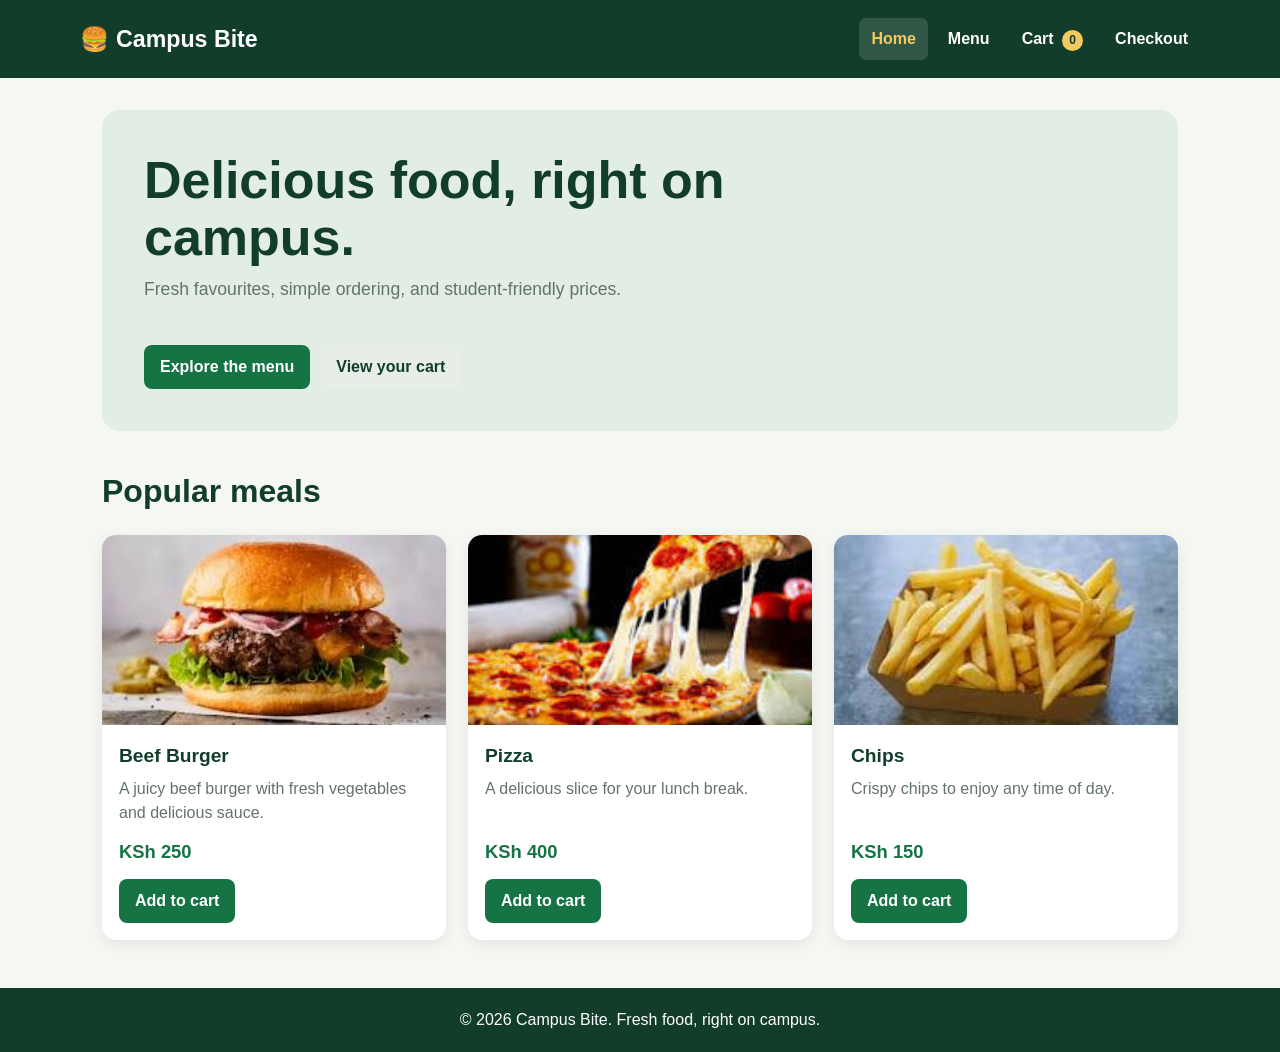
<file: index.html>
<!DOCTYPE html>
<html lang="en">
<head>
    <meta charset="UTF-8">
    <meta name="viewport" content="width=device-width, initial-scale=1.0">
    <meta name="theme-color" content="#123d2a">
    <title>Campus Bite | Fresh food on campus</title>
    <style>
        :root {
            color-scheme: light;
            --green: #123d2a;
            --green-light: #167344;
            --green-dark: #0d4d2d;
            --cream: #f4f7f2;
            --ink: #26332b;
            --muted: #64736a;
            --card: #fff;
            --border: #dce5dc;
            --gold: #f4c95d;
            font-family: Arial, Helvetica, sans-serif;
        }

        * { box-sizing: border-box; }
        [hidden] { display: none !important; }

        body {
            margin: 0;
            background: var(--cream);
            color: var(--ink);
            line-height: 1.5;
        }

        button, input { font: inherit; }
        button, a { -webkit-tap-highlight-color: transparent; }

        .site-header {
            padding: 18px 24px;
            background: var(--green);
            color: white;
        }

        .header-inner {
            width: min(1120px, 100%);
            margin: auto;
            display: flex;
            align-items: center;
            justify-content: space-between;
            gap: 20px;
        }

        .brand {
            color: white;
            text-decoration: none;
            font-size: 1.45rem;
            font-weight: 800;
            white-space: nowrap;
        }

        .brand-mark { margin-right: 7px; }

        nav {
            display: flex;
            align-items: center;
            flex-wrap: wrap;
            gap: 8px;
        }

        nav a {
            padding: 9px 12px;
            border-radius: 7px;
            color: white;
            font-weight: 700;
            text-decoration: none;
        }

        nav a:hover, nav a[aria-current="page"] {
            background: rgba(255, 255, 255, .13);
            color: var(--gold);
        }

        .cart-count {
            display: inline-grid;
            min-width: 21px;
            height: 21px;
            margin-left: 4px;
            padding: 0 5px;
            place-items: center;
            border-radius: 50px;
            background: var(--gold);
            color: var(--green);
            font-size: .75rem;
        }

        main {
            width: min(1120px, 100%);
            min-height: calc(100vh - 170px);
            margin: auto;
            padding: 32px 22px 48px;
        }

        .page[hidden] { display: none; }

        .hero {
            display: grid;
            min-height: 260px;
            margin-bottom: 36px;
            padding: 42px;
            align-content: center;
            border-radius: 18px;
            background: #e2eee5;
        }

        .hero h1 {
            max-width: 650px;
            margin: 0 0 10px;
            color: var(--green);
            font-size: clamp(2rem, 5vw, 3.25rem);
            line-height: 1.1;
        }

        .hero p {
            max-width: 560px;
            margin: 0 0 22px;
            color: var(--muted);
            font-size: 1.1rem;
        }

        .section-heading {
            margin: 0 0 20px;
            color: var(--green);
            font-size: clamp(1.5rem, 3vw, 2rem);
        }

        .section-intro {
            margin: -10px 0 22px;
            color: var(--muted);
        }

        .sr-only {
            position: absolute;
            width: 1px;
            height: 1px;
            overflow: hidden;
            clip: rect(0, 0, 0, 0);
            white-space: nowrap;
            clip-path: inset(50%);
        }

        .toolbar {
            display: flex;
            align-items: center;
            justify-content: space-between;
            flex-wrap: wrap;
            gap: 15px;
            margin-bottom: 22px;
        }

        .search {
            width: min(360px, 100%);
            padding: 11px 13px;
            border: 1px solid var(--border);
            border-radius: 8px;
            background: white;
        }

        .categories {
            display: flex;
            flex-wrap: wrap;
            gap: 8px;
        }

        .category-button {
            padding: 9px 13px;
            border: 1px solid var(--border);
            border-radius: 50px;
            background: white;
            color: var(--ink);
            cursor: pointer;
        }

        .category-button[aria-pressed="true"] {
            border-color: var(--green);
            background: var(--green);
            color: white;
        }

        .food-grid {
            display: grid;
            grid-template-columns: repeat(auto-fit, minmax(230px, 1fr));
            gap: 22px;
        }

        .food-card {
            overflow: hidden;
            border-radius: 14px;
            background: var(--card);
            box-shadow: 0 4px 14px rgba(0, 0, 0, .08);
        }

        .food-card img {
            display: block;
            width: 100%;
            height: 190px;
            object-fit: cover;
        }

        .food-card-content { padding: 17px; }

        .food-card h3 {
            margin: 0 0 6px;
            color: var(--green);
            font-size: 1.2rem;
        }

        .food-card p {
            min-height: 48px;
            margin: 0 0 13px;
            color: var(--muted);
        }

        .food-card .price {
            min-height: auto;
            margin: 0 0 14px;
            color: var(--green-light);
            font-size: 1.15rem;
            font-weight: 800;
        }

        .button {
            display: inline-flex;
            min-height: 42px;
            align-items: center;
            justify-content: center;
            padding: 10px 16px;
            border: 0;
            border-radius: 8px;
            background: var(--green-light);
            color: white;
            font-weight: 700;
            text-decoration: none;
            cursor: pointer;
        }

        .button:hover { background: var(--green-dark); }
        .button.secondary { background: #e7eee8; color: var(--green); }
        .button.secondary:hover { background: #d8e4da; }
        .button.danger { background: #a63c32; }
        .button.danger:hover { background: #872d26; }

        .button-row {
            display: flex;
            flex-wrap: wrap;
            gap: 10px;
            margin-top: 20px;
        }

        .empty-state, .notice {
            padding: 18px;
            border: 1px solid var(--border);
            border-radius: 10px;
            background: white;
            color: var(--muted);
        }

        .notice {
            margin: 0 0 20px;
            border-color: #c7dfcc;
            background: #eef7ef;
            color: var(--green);
        }

        .notice.error {
            border-color: #e6b9b5;
            background: #fff0ef;
            color: #872d26;
        }

        .cart-list {
            display: grid;
            gap: 12px;
            max-width: 760px;
            padding: 0;
            list-style: none;
        }

        .cart-item {
            display: flex;
            align-items: center;
            justify-content: space-between;
            gap: 16px;
            padding: 15px;
            border: 1px solid var(--border);
            border-radius: 10px;
            background: white;
        }

        .cart-item-name { font-weight: 700; }
        .cart-item-price { color: var(--green-light); font-weight: 700; }
        .cart-item-actions { display: flex; align-items: center; gap: 14px; }
        .cart-item .button { min-height: 36px; padding: 7px 11px; }

        .total {
            margin: 20px 0 0;
            color: var(--green);
            font-size: 1.35rem;
        }

        .checkout-form {
            display: grid;
            gap: 16px;
            max-width: 560px;
            padding: 22px;
            border: 1px solid var(--border);
            border-radius: 14px;
            background: white;
        }

        .form-field { display: grid; gap: 6px; }

        .form-field label { font-weight: 700; }

        .form-field input {
            width: 100%;
            padding: 11px 12px;
            border: 1px solid #b9c6bc;
            border-radius: 7px;
        }

        input:focus, button:focus-visible, a:focus-visible {
            outline: 3px solid #e8b82f;
            outline-offset: 2px;
        }

        .form-help { margin: 0; color: var(--muted); font-size: .92rem; }

        footer {
            padding: 20px;
            background: var(--green);
            color: white;
            text-align: center;
        }

        footer p { margin: 0; }

        @media (max-width: 680px) {
            .site-header { padding: 16px; }
            .header-inner { align-items: flex-start; flex-direction: column; gap: 10px; }
            nav { gap: 2px; }
            nav a { padding: 8px 9px; }
            main { padding: 24px 16px 36px; }
            .hero { min-height: 230px; padding: 26px 22px; }
            .toolbar { align-items: stretch; }
            .search { width: 100%; }
            .cart-item { align-items: flex-start; flex-direction: column; }
            .cart-item-actions { width: 100%; justify-content: space-between; }
        }
    </style>
</head>
<body>
    <header class="site-header">
        <div class="header-inner">
            <a class="brand" href="#home" aria-label="Campus Bite home"><span class="brand-mark">🍔</span>Campus Bite</a>
            <nav aria-label="Main navigation">
                <a href="#home" data-nav="home">Home</a>
                <a href="#menu" data-nav="menu">Menu</a>
                <a href="#cart" data-nav="cart">Cart <span class="cart-count" id="cartCount">0</span></a>
                <a href="#checkout" data-nav="checkout">Checkout</a>
            </nav>
        </div>
    </header>

    <main>
        <div class="notice" id="statusMessage" role="status" aria-live="polite" hidden></div>

        <section class="page" data-page="home">
            <div class="hero">
                <h1>Delicious food, right on campus.</h1>
                <p>Fresh favourites, simple ordering, and student-friendly prices.</p>
                <div class="button-row">
                    <a class="button" href="#menu">Explore the menu</a>
                    <a class="button secondary" href="#cart">View your cart</a>
                </div>
            </div>
            <h2 class="section-heading">Popular meals</h2>
            <div class="food-grid" id="popularGrid"></div>
        </section>

        <section class="page" data-page="menu" hidden>
            <h1 class="section-heading">Our food menu</h1>
            <p class="section-intro">Find a favourite and add it to your cart.</p>
            <div class="toolbar">
                <label class="sr-only" for="searchInput">Search the menu</label>
                <input class="search" type="search" id="searchInput" placeholder="Search food..." autocomplete="off">
                <div class="categories" aria-label="Food categories">
                    <button class="category-button" type="button" data-category="all" aria-pressed="true">All food</button>
                    <button class="category-button" type="button" data-category="burger" aria-pressed="false">Burgers</button>
                    <button class="category-button" type="button" data-category="pizza" aria-pressed="false">Pizza</button>
                    <button class="category-button" type="button" data-category="snack" aria-pressed="false">Snacks</button>
                </div>
            </div>
            <div class="food-grid" id="productGrid"></div>
            <p class="empty-state" id="noProducts" hidden>No meals match your search.</p>
        </section>

        <section class="page" data-page="cart" hidden>
            <h1 class="section-heading">Your cart</h1>
            <p class="section-intro">Review your order before checkout.</p>
            <ul class="cart-list" id="cartItems"></ul>
            <p class="empty-state" id="emptyCart" hidden>Your cart is empty. Browse the menu to add a meal.</p>
            <h2 class="total" id="cartTotal">Total: KSh 0</h2>
            <div class="button-row">
                <a class="button" href="#checkout" id="checkoutLink">Proceed to checkout</a>
                <a class="button secondary" href="#menu">Continue shopping</a>
                <button class="button danger" type="button" id="clearCartButton">Clear cart</button>
            </div>
        </section>

        <section class="page" data-page="checkout" hidden>
            <h1 class="section-heading">Checkout</h1>
            <p class="section-intro">Enter your details to confirm your order.</p>
            <form class="checkout-form" id="checkoutForm">
                <div class="form-field">
                    <label for="customerName">Customer name</label>
                    <input id="customerName" name="customerName" type="text" autocomplete="name" required>
                </div>
                <div class="form-field">
                    <label for="phone">Phone number</label>
                    <input id="phone" name="phone" type="tel" autocomplete="tel" minlength="7" maxlength="20" required>
                </div>
                <div class="form-field">
                    <label for="location">Delivery location</label>
                    <input id="location" name="location" type="text" autocomplete="street-address" required>
                </div>
                <h2 class="total" id="orderTotal">Total: KSh 0</h2>
                <p class="form-help">This demo records the order on this page; it does not process payments.</p>
                <div class="button-row">
                    <button class="button" type="submit">Confirm order</button>
                    <a class="button secondary" href="#cart">Back to cart</a>
                </div>
            </form>
        </section>
    </main>

    <footer><p>&copy; 2026 Campus Bite. Fresh food, right on campus.</p></footer>

    <script>
        const products = [
            {
                id: "burger",
                name: "Beef Burger",
                description: "A juicy beef burger with fresh vegetables and delicious sauce.",
                price: 250,
                category: "burger",
                image: "[data-uri]",
                alt: "Beef burger with fresh toppings"
            },
            {
                id: "pizza",
                name: "Pizza",
                description: "A delicious slice for your lunch break.",
                price: 400,
                category: "pizza",
                image: "[data-uri]",
                alt: "Freshly baked pizza"
            },
            {
                id: "chips",
                name: "Chips",
                description: "Crispy chips to enjoy any time of day.",
                price: 150,
                category: "snack",
                image: "[data-uri]",
                alt: "Crispy golden chips"
            }
        ];

        const currency = new Intl.NumberFormat("en-KE");
        const productGrid = document.getElementById("productGrid");
        const popularGrid = document.getElementById("popularGrid");
        const cartItems = document.getElementById("cartItems");
        const statusMessage = document.getElementById("statusMessage");
        let activeCategory = "all";
        let cart = loadCart();

        function priceText(amount) {
            return "KSh " + currency.format(amount);
        }

        function showMessage(message, isError) {
            statusMessage.textContent = message;
            statusMessage.classList.toggle("error", Boolean(isError));
            statusMessage.hidden = !message;
        }

        function loadCart() {
            try {
                const savedCart = localStorage.getItem("cart");
                if (!savedCart) return [];
                const parsedCart = JSON.parse(savedCart);
                if (!Array.isArray(parsedCart)) throw new Error("Saved cart data is invalid.");
                return parsedCart.filter(item =>
                    item && typeof item.name === "string" &&
                    Number.isFinite(item.price) && item.price >= 0
                );
            } catch (error) {
                console.error("Could not load the saved cart:", error);
                showMessage("Your saved cart could not be read. Clear your browser's site data to start a new cart.", true);
                return [];
            }
        }

        function saveCart(nextCart) {
            try {
                localStorage.setItem("cart", JSON.stringify(nextCart));
                cart = nextCart;
                return true;
            } catch (error) {
                console.error("Could not save the cart:", error);
                showMessage("Your browser could not save the cart. Enable site storage and try again.", true);
                return false;
            }
        }

        function productCard(product) {
            return `
                <article class="food-card">
                    <img src="${product.image}" alt="${product.alt}">
                    <div class="food-card-content">
                        <h3>${product.name}</h3>
                        <p>${product.description}</p>
                        <div class="price">${priceText(product.price)}</div>
                        <button class="button" type="button" data-add="${product.id}">Add to cart</button>
                    </div>
                </article>`;
        }

        function renderProducts() {
            popularGrid.innerHTML = products.map(productCard).join("");
            const searchTerm = document.getElementById("searchInput").value.trim().toLowerCase();
            const visibleProducts = products.filter(product =>
                (activeCategory === "all" || product.category === activeCategory) &&
                (product.name.toLowerCase().includes(searchTerm) ||
                    product.description.toLowerCase().includes(searchTerm))
            );
            productGrid.innerHTML = visibleProducts.map(productCard).join("");
            document.getElementById("noProducts").hidden = visibleProducts.length > 0;
        }

        function renderCart() {
            cartItems.replaceChildren();
            cart.forEach((item, index) => {
                const listItem = document.createElement("li");
                listItem.className = "cart-item";

                const name = document.createElement("span");
                name.className = "cart-item-name";
                name.textContent = item.name;

                const actions = document.createElement("div");
                actions.className = "cart-item-actions";

                const price = document.createElement("span");
                price.className = "cart-item-price";
                price.textContent = priceText(item.price);

                const removeButton = document.createElement("button");
                removeButton.className = "button danger";
                removeButton.type = "button";
                removeButton.dataset.remove = String(index);
                removeButton.setAttribute("aria-label", "Remove " + item.name);
                removeButton.textContent = "Remove";

                actions.append(price, removeButton);
                listItem.append(name, actions);
                cartItems.appendChild(listItem);
            });

            const total = cart.reduce((sum, item) => sum + item.price, 0);
            document.getElementById("cartTotal").textContent = "Total: " + priceText(total);
            document.getElementById("orderTotal").textContent = "Total: " + priceText(total);
            document.getElementById("emptyCart").hidden = cart.length > 0;
            document.getElementById("checkoutLink").hidden = cart.length === 0;
            document.getElementById("clearCartButton").hidden = cart.length === 0;
            document.getElementById("cartCount").textContent = String(cart.length);
        }

        function addToCart(productId) {
            const product = products.find(item => item.id === productId);
            if (!product) {
                showMessage("That menu item could not be found.", true);
                return;
            }
            if (saveCart([...cart, { name: product.name, price: product.price }])) {
                renderCart();
                showMessage(product.name + " added to your cart.", false);
            }
        }

        function showPage(pageName) {
            const validPage = ["home", "menu", "cart", "checkout"].includes(pageName) ? pageName : "home";
            document.querySelectorAll("[data-page]").forEach(page => {
                page.hidden = page.dataset.page !== validPage;
            });
            document.querySelectorAll("[data-nav]").forEach(link => {
                if (link.dataset.nav === validPage) {
                    link.setAttribute("aria-current", "page");
                } else {
                    link.removeAttribute("aria-current");
                }
            });
            if (validPage === "cart" || validPage === "checkout") renderCart();
            window.scrollTo(0, 0);
        }

        document.addEventListener("click", event => {
            const addButton = event.target.closest("[data-add]");
            if (addButton) {
                addToCart(addButton.dataset.add);
                return;
            }

            const removeButton = event.target.closest("[data-remove]");
            if (removeButton) {
                const nextCart = cart.filter((_, index) => index !== Number(removeButton.dataset.remove));
                if (saveCart(nextCart)) {
                    renderCart();
                    showMessage("Item removed from your cart.", false);
                }
                return;
            }

            const categoryButton = event.target.closest("[data-category]");
            if (categoryButton) {
                activeCategory = categoryButton.dataset.category;
                document.querySelectorAll("[data-category]").forEach(button => {
                    button.setAttribute("aria-pressed", String(button === categoryButton));
                });
                renderProducts();
            }
        });

        document.getElementById("searchInput").addEventListener("input", renderProducts);

        document.getElementById("clearCartButton").addEventListener("click", () => {
            if (saveCart([])) {
                renderCart();
                showMessage("Your cart has been cleared.", false);
            }
        });

        document.getElementById("checkoutForm").addEventListener("submit", event => {
            event.preventDefault();
            if (cart.length === 0) {
                showMessage("Your cart is empty. Add a meal before checking out.", true);
                window.location.hash = "menu";
                return;
            }

            const customerName = document.getElementById("customerName").value.trim();
            if (!customerName) {
                showMessage("Enter your name to confirm the order.", true);
                return;
            }

            if (saveCart([])) {
                renderCart();
                event.target.reset();
                showMessage("Thank you, " + customerName + "! Your order has been received.", false);
                window.location.hash = "home";
            }
        });

        window.addEventListener("hashchange", () => {
            showPage(window.location.hash.slice(1) || "home");
        });

        renderProducts();
        renderCart();
        showPage(window.location.hash.slice(1) || "home");
    </script>
</body>
</html>
</file>
